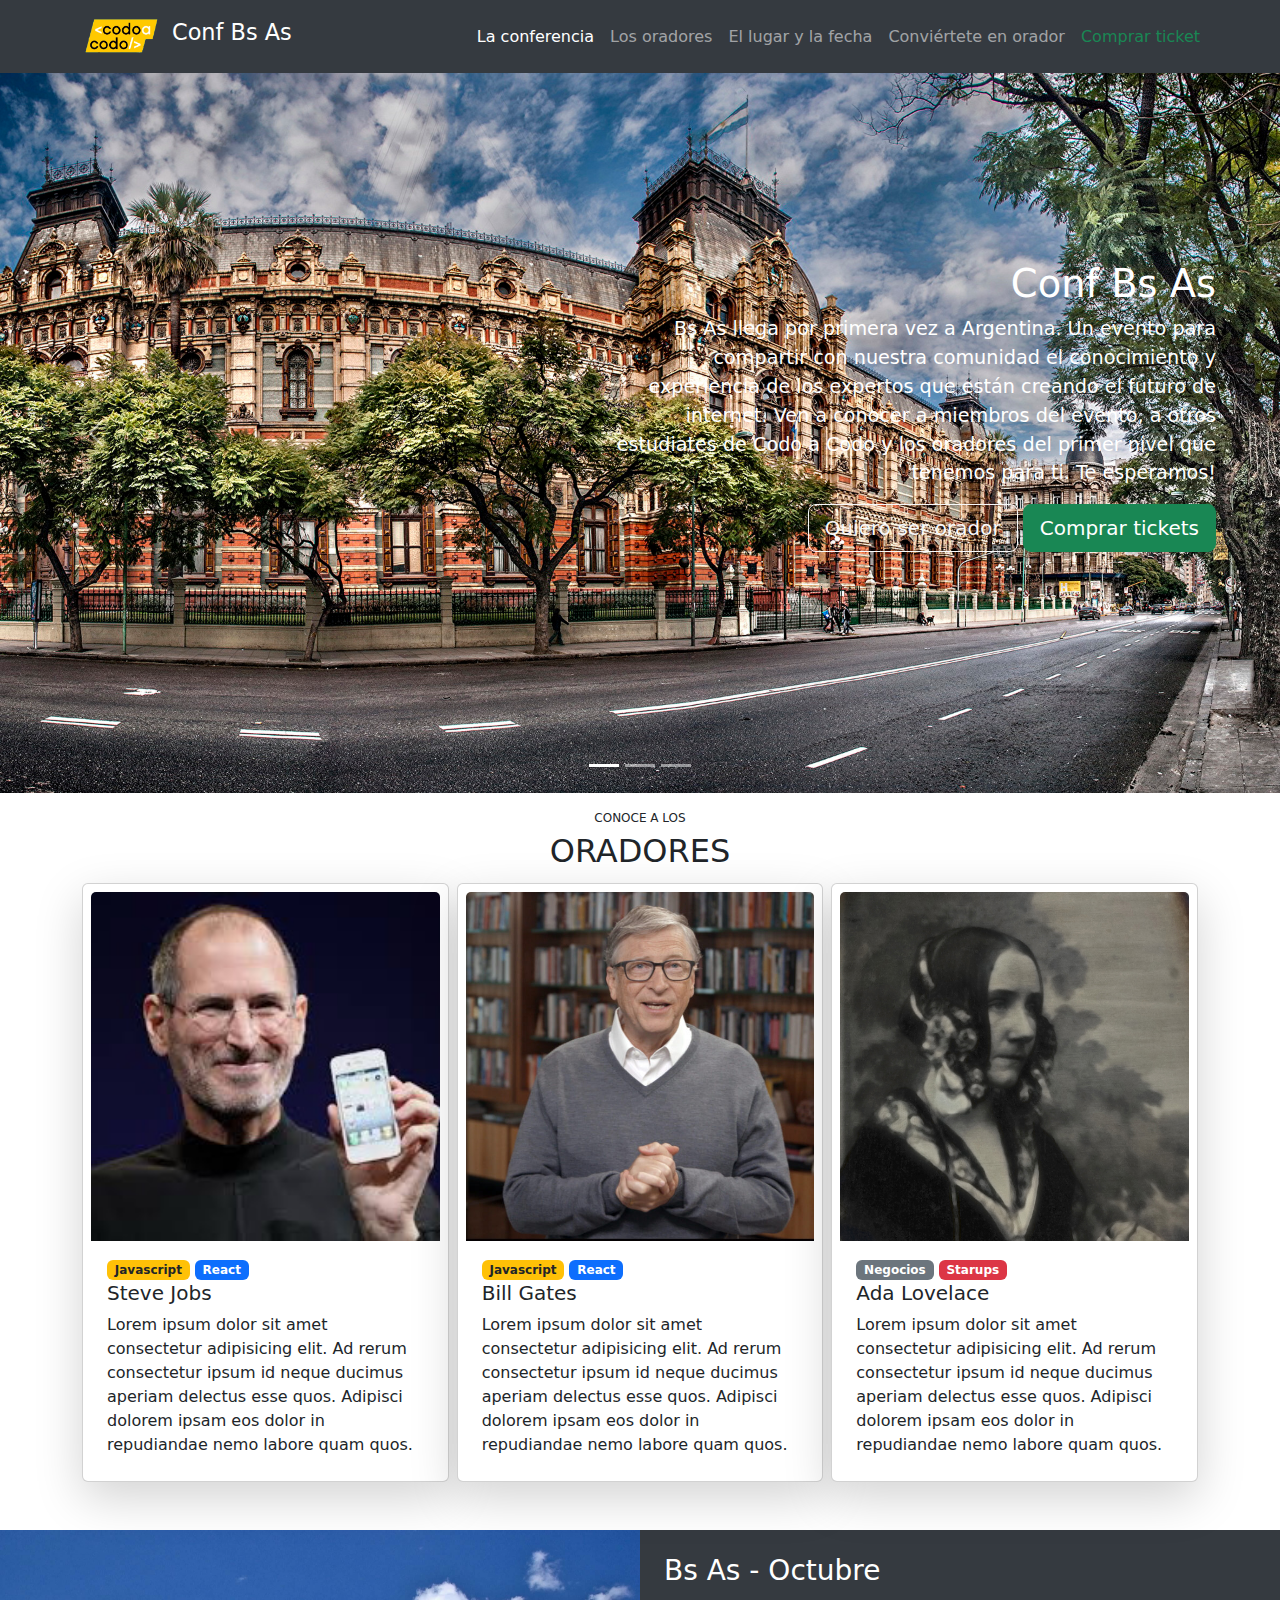
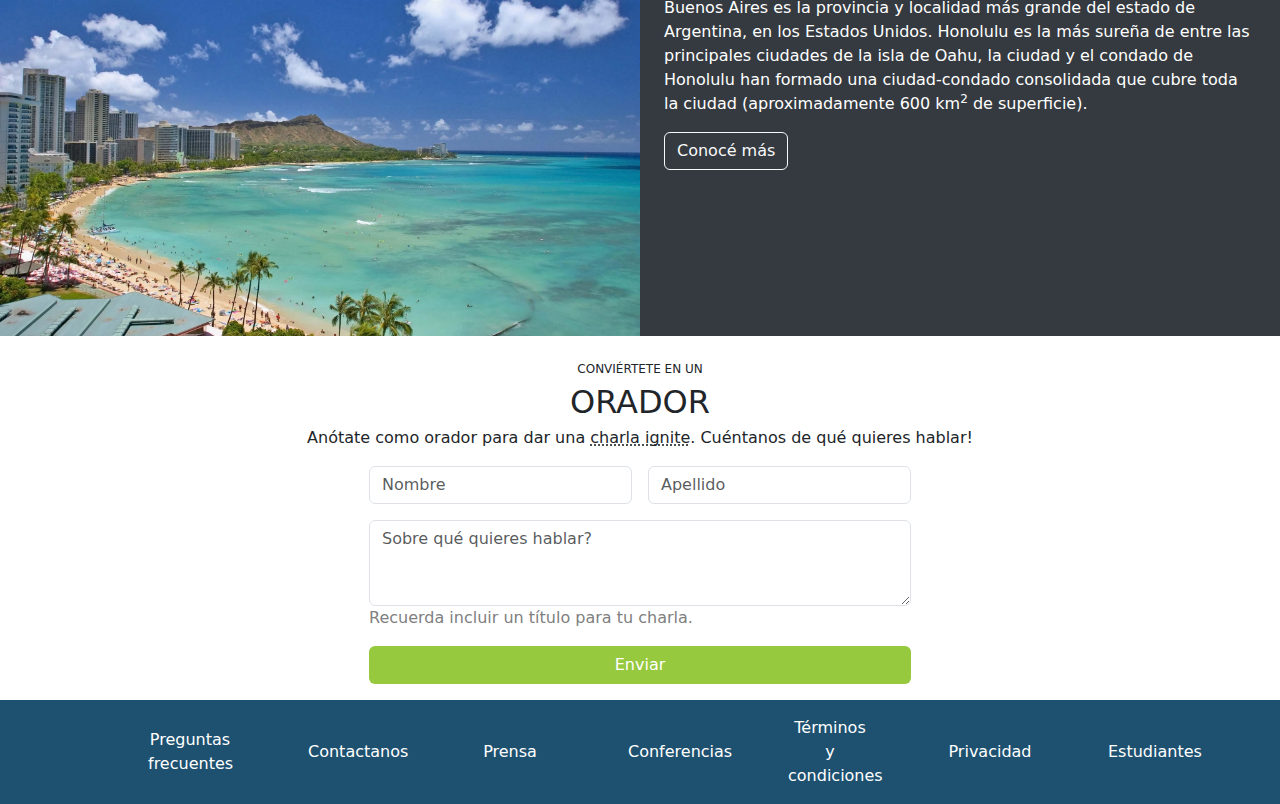
<file: index.html>
<!DOCTYPE html>
<html lang="en">
<head>
  <meta charset="UTF-8">
  <meta http-equiv="X-UA-Compatible" content="IE=edge">
  <meta name="viewport" content="width=device-width, initial-scale=1.0">
  <title>Trabajo práctico integrador JS</title>
  <link href="https://cdn.jsdelivr.net/npm/bootstrap@5.1.3/dist/css/bootstrap.min.css" rel="stylesheet">
  <link rel="stylesheet" href="css/estilos.css">
</head>
<body>
  <header>
    <div class="container-fluid">
      <nav class="navbar navbar-dark navbar-expand-xl me-5">
        <div class="container-fluid">
          <img src="images/codoacodo.png" alt="" width="100" class="d-inline-block ms-5" >
          <h1 class="d-inline-block text-white">Conf Bs As</h1>
          <button class="navbar-toggler" type="button" data-bs-toggle="collapse" data-bs-target="#navbarNav" aria-controls="navbarNav" aria-expanded="false" aria-label="Toggle navigation">
            <span class="navbar-toggler-icon"></span>
          </button>
          <div class="collapse navbar-collapse" id="navbarNav">
            <ul class="navbar-nav ms-auto">
              <li class="nav-item">
                <a class="nav-link active" aria-current="page" href="index.html">La conferencia</a>
              </li>
              <li class="nav-item">
                <a class="nav-link" href="#">Los oradores</a>
              </li>
              <li class="nav-item">
                <a class="nav-link" href="#">El lugar y la fecha</a>
              </li>
              <li class="nav-item">
                <a class="nav-link" href="#">Conviértete en orador</a>
              </li>
              <li class="nav-item">
                <a class="nav-link text-success" href="tickets.html">Comprar ticket</a>
              </li>
            </ul>
          </div>
        </div>
      </nav>
    </div>
  </header>

  <div class="container-fluid p-0">
    <div id="carouselExampleIndicators" class="carousel slide" data-bs-ride="carousel"">
      <div class="carousel-indicators">
        <button type="button" data-bs-target="#carouselExampleIndicators" data-bs-slide-to="0" class="active" aria-current="true" aria-label="Slide 1"></button>
        <button type="button" data-bs-target="#carouselExampleIndicators" data-bs-slide-to="1" aria-label="Slide 2"></button>
        <button type="button" data-bs-target="#carouselExampleIndicators" data-bs-slide-to="2" aria-label="Slide 3"></button>
      </div>
      <div class="carousel-inner">
        <div class="carousel-item active">
          <img src="images/ba1.jpg" class="d-block w-100" alt="...">
          <div class="carousel-caption d-none d-md-block">
            <h2>Conf Bs As</h2>
            <p>Bs As llega por primera vez a Argentina. Un evento para compartir con nuestra comunidad el conocimiento y experiencia de los expertos que están creando el futuro de internet. Ven a conocer a miembros del evento, a otros estudiates de Codo a Codo y los oradores del primer nivel que tenemos para ti. Te esperamos!</p>
            <button type="button" class="btn btn-outline-light btn-lg">Quiero ser orador</button>
            <button type="button" class="btn btn-success btn-lg">Comprar tickets</button>
          </div>
        </div>
        <div class="carousel-item">
          <img src="images/ba2.jpg" class="d-block w-100" alt="...">
          <div class="carousel-caption d-none d-md-block">
            <h2>Conf Bs As</h2>
            <p>Bs As llega por primera vez a Argentina. Un evento para compartir con nuestra comunidad el conocimiento y experiencia de los expertos que están creando el futuro de internet. Ven a conocer a miembros del evento, a otros estudiates de Codo a Codo y los oradores del primer nivel que tenemos para ti. Te esperamos!</p>
            <button type="button" class="btn btn-outline-light btn-lg">Quiero ser orador</button>
            <button type="button" class="btn btn-success btn-lg">Comprar tickets</button>
          </div>
        </div>
        <div class="carousel-item">
          <img src="images/ba3.jpg" class="d-block w-100" alt="...">
          <div class="carousel-caption d-none d-md-block">
            <h2>Conf Bs As</h2>
            <p>Bs As llega por primera vez a Argentina. Un evento para compartir con nuestra comunidad el conocimiento y experiencia de los expertos que están creando el futuro de internet. Ven a conocer a miembros del evento, a otros estudiates de Codo a Codo y los oradores del primer nivel que tenemos para ti. Te esperamos!</p>
            <button type="button" class="btn btn-outline-light btn-lg">Quiero ser orador</button>
            <button type="button" class="btn btn-success btn-lg">Comprar tickets</button>
          </div>
        </div>         
      </div>
      <button class="carousel-control-prev" type="button" data-bs-target="#carouselExampleIndicators" data-bs-slide="prev">
        <span class="carousel-control-prev-icon" aria-hidden="true"></span>
        <span class="visually-hidden">Previous</span>
      </button>
      <button class="carousel-control-next" type="button" data-bs-target="#carouselExampleIndicators" data-bs-slide="next">
        <span class="carousel-control-next-icon" aria-hidden="true"></span>
        <span class="visually-hidden">Next</span>
      </button>
    </div>
  </div>

<div class="container mt-3">
  <div class="oradores text-center text-uppercase">
    <div class="oradores-title">Conoce a los</div>
    <div class="oradores-text">Oradores</div>
  </div>
  <div class="row row-cols-1 row-cols-md-3 g-2">
    <div class="col">
      <div class="card mx-auto p-2 m-2 shadow-lg pb-2 mb-5 bg-body rounded">
        <img src="images/steve.jpg" class="card-img-top" alt="...">
        <div class="card-body">
          <span class="badge bg-warning text-dark">Javascript</span>
          <span class="badge bg-primary">React</span>
          <h5 class="card-title">Steve Jobs</h5>
          <p class="card-text">Lorem ipsum dolor sit amet consectetur adipisicing elit. Ad rerum consectetur ipsum id neque ducimus aperiam delectus esse quos. Adipisci dolorem ipsam eos dolor in repudiandae nemo labore quam quos.</p>
        </div>
      </div>
    </div>
    <div class="col">
      <div class="card mx-auto p-2 m-2 shadow-lg pb-2 mb-5 bg-body rounded">
        <img src="images/bill.jpg" class="card-img-top" alt="...">
        <div class="card-body">
          <span class="badge bg-warning text-dark">Javascript</span>
          <span class="badge bg-primary">React</span>
          <h5 class="card-title">Bill Gates</h5>
          <p class="card-text">Lorem ipsum dolor sit amet consectetur adipisicing elit. Ad rerum consectetur ipsum id neque ducimus aperiam delectus esse quos. Adipisci dolorem ipsam eos dolor in repudiandae nemo labore quam quos.</p>
        </div>
      </div>
    </div>
    <div class="col">
      <div class="card mx-auto p-2 m-2 shadow-lg pb-2 mb-5 bg-body rounded">
        <img src="images/ada.jpeg" class="card-img-top" alt="...">
        <div class="card-body">
          <span class="badge bg-secondary">Negocios</span>
          <span class="badge bg-danger">Starups</span>
          <h5 class="card-title">Ada Lovelace</h5>
          <p class="card-text">Lorem ipsum dolor sit amet consectetur adipisicing elit. Ad rerum consectetur ipsum id neque ducimus aperiam delectus esse quos. Adipisci dolorem ipsam eos dolor in repudiandae nemo labore quam quos.</p>
        </div>
      </div>
    </div>
  </div>
</div>

<section class="container-fluid">
  <div class="row">
         <div class="col-lg-6 div-imagen p-0">
            <img src="images/honolulu.jpg" alt="" width="100%" height="100%">
         </div>
         <div class="col-lg-6 div-info p-4">
             <h3>Bs As - Octubre</h3>
             <p>Buenos Aires es la provincia y localidad más grande del estado de Argentina, en los Estados Unidos. Honolulu es la más sureña de entre las principales ciudades de la isla de Oahu, la ciudad y el condado de Honolulu han formado una ciudad-condado consolidada que cubre toda la ciudad (aproximadamente 600 km<sup>2</sup> de superficie).</p>
              <button class="btn btn-outline-light" type="submit">Conocé más</button>
         </div>        

  </div>

</section>


<div class="container mt-4">
  <div class="oradores text-center text-uppercase">
    <div class="oradores-title">Conviértete en un</div>
    <div class="oradores-text">Orador</div>
  </div>
  <p class="text-center">Anótate como orador para dar una <abbr title="Presentación rápida">charla ignite</abbr>. Cuéntanos de qué quieres hablar!</p>
  <form action="" class="w-50 mx-auto row g-3 mb-3">
  
    <div class="col-md-6">
      <input type="text" class="form-control" placeholder="Nombre" aria-label="Nombre">
    </div>
    <div class="col-md-6">
      <input type="text" class="form-control" placeholder="Apellido" aria-label="Apellido">
    </div>

    <div class="col-12">
      <textarea class="form-control" id="tema" rows="3" placeholder="Sobre qué quieres hablar?" aria-label="Sobre qué quieres hablar?"></textarea>
      <label for="tema">Recuerda incluir un título para tu charla.</label>
    </div>
    <div class="col-12">
      <button class="btn bg-submit w-100" type="submit">Enviar</button>
    </div>
  </form>
</div>

  <footer>
    <div class="container-fluid">
      <nav class="navbar navbar-dark navbar-expand-xl">
        <div class="container-fluid">
          <button class="navbar-toggler" type="button" data-bs-toggle="collapse" data-bs-target="#navbarNav" aria-controls="navbarNav" aria-expanded="false" aria-label="Toggle navigation">
            <span class="navbar-toggler-icon"></span>
          </button>
          <div class="collapse navbar-collapse justify-content-center" id="navbarNav">
            <ul class="navbar-nav d-flex align-items-center">
              <li class="nav-item">
                <a class="nav-link" aria-current="page" href="#">Preguntas frecuentes</a>
              </li>
              <li class="nav-item">
                <a class="nav-link" href="#">Contactanos</a>
              </li>
              <li class="nav-item">
                <a class="nav-link" href="#">Prensa</a>
              </li>
              <li class="nav-item">
                <a class="nav-link" href="#">Conferencias</a>
              </li>
              <li class="nav-item">
                <a class="nav-link" href="#">Términos y condiciones</a>
              </li>
              <li class="nav-item">
                <a class="nav-link" href="#">Privacidad</a>
              </li>
              <li class="nav-item">
                <a class="nav-link" href="#">Estudiantes</a>
              </li>
            </ul>
          </div>
        </div>
      </nav>
    </div>
  </footer>
  
  <script src="https://cdn.jsdelivr.net/npm/bootstrap@5.1.3/dist/js/bootstrap.bundle.min.js"></script>
</body>
</html>
</file>
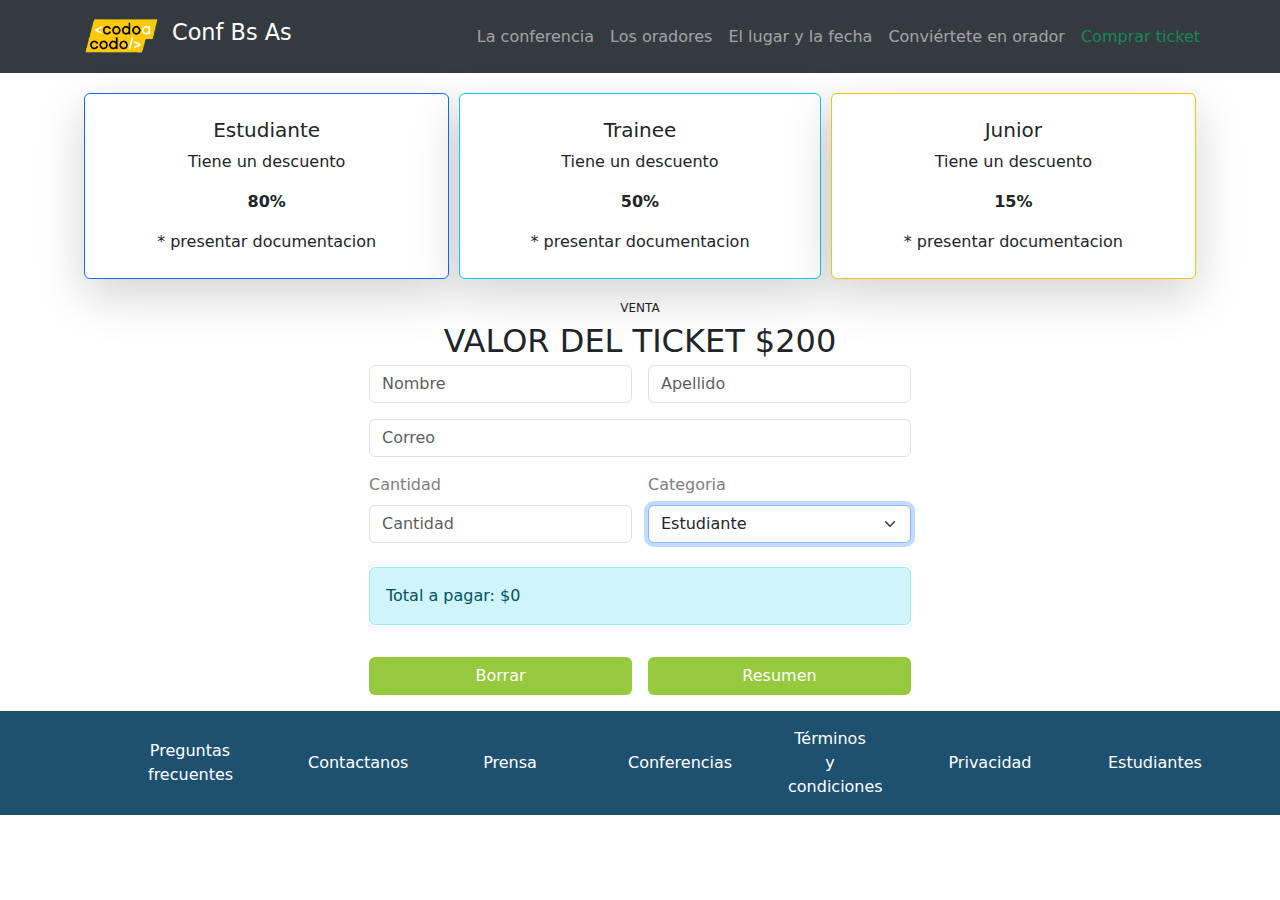
<file: tickets.html>
<!DOCTYPE html>
<html lang="en">
<head>
  <meta charset="UTF-8">
  <meta http-equiv="X-UA-Compatible" content="IE=edge">
  <meta name="viewport" content="width=device-width, initial-scale=1.0">
  <title>Trabajo práctico integrador JS</title>
  <link href="https://cdn.jsdelivr.net/npm/bootstrap@5.1.3/dist/css/bootstrap.min.css" rel="stylesheet">
  <link rel="stylesheet" href="css/estilos.css">
</head>
<body>
  <header>
    <div class="container-fluid">
      <nav class="navbar navbar-dark navbar-expand-xl me-5">
        <div class="container-fluid">
          <img src="images/codoacodo.png" alt="" width="100" class="d-inline-block ms-5" >
          <h1 class="d-inline-block text-white">Conf Bs As</h1>
          <button class="navbar-toggler" type="button" data-bs-toggle="collapse" data-bs-target="#navbarNav" aria-controls="navbarNav" aria-expanded="false" aria-label="Toggle navigation">
            <span class="navbar-toggler-icon"></span>
          </button>
          <div class="collapse navbar-collapse" id="navbarNav">
            <ul class="navbar-nav ms-auto">
              <li class="nav-item">
                <a class="nav-link" aria-current="page" href="index.html">La conferencia</a>
              </li>
              <li class="nav-item">
                <a class="nav-link" href="#">Los oradores</a>
              </li>
              <li class="nav-item">
                <a class="nav-link" href="#">El lugar y la fecha</a>
              </li>
              <li class="nav-item">
                <a class="nav-link" href="#">Conviértete en orador</a>
              </li>
              <li class="nav-item">
                <a class="nav-link text-success active" href="tickets.html">Comprar ticket</a>
              </li>
            </ul>
          </div>
        </div>
      </nav>
    </div>
  </header>

  <section class="container mt-3 mb-3">
    <div class="row row-cols-1 row-cols-md-3 g-1">
      <div class="col p-0">
        <div class="card text-center p-2 m-1 shadow-lg pb-2 bg-body rounded border-primary">
          <div class="card-body">
            <h5 class="card-title">Estudiante</h5>
            <p class="card-text">Tiene un descuento</p>
            <p class="card-text card-text-bold">80%</p>
            <p class="card-text">* presentar documentacion</p>
          </div>
        </div>
      </div>
      <div class="col p-00">
        <div class="card text-center p-2 m-1 shadow-lg pb-2 bg-body rounded border-info">
          <div class="card-body">
            <h5 class="card-title">Trainee</h5>
            <p class="card-text">Tiene un descuento</p>
            <p class="card-text card-text-bold">50%</p>
            <p class="card-text">* presentar documentacion</p>
          </div>
        </div>
      </div>
      <div class="col p-0">
        <div class="card text-center p-2 m-1 shadow-lg pb-2 bg-body rounded border-warning">
          <div class="card-body">
            <h5 class="card-title">Junior</h5>
            <p class="card-text">Tiene un descuento</p>
            <p class="card-text card-text-bold">15%</p>
            <p class="card-text">* presentar documentacion</p>
          </div>
        </div>
      </div>
    </div>
  </section>

  <section class="container mt-1">
    <div class="oradores text-center text-uppercase">
      <div class="oradores-title">Venta</div>
      <div class="oradores-text">Valor del ticket $200</div>
    </div>
    <form action="#" class="w-50 mx-auto row g-3 mb-3" id="formulario">
    
      <div class="col-md-6">
        <input type="text" class="form-control" placeholder="Nombre" aria-label="Nombre">
      </div>
      <div class="col-md-6">
        <input type="text" class="form-control" placeholder="Apellido" aria-label="Apellido">
      </div>
  
      <div class="col-12">
        <input type="email" class="form-control" placeholder="Correo" aria-label="Correo" required>
      </div>

      <div class="col-md-6">
        <label for="cantidad" class="form-label">Cantidad</label>
        <input type="number" class="form-control" id="cantidad" placeholder="Cantidad" min="1" max="100" required>
      </div>
      <div class="col-md-6">
        <label for="categoria" class="form-label">Categoria</label>
        <select class="form-select" autofocus name="categoria" id="categoria" required>
          <option value="0" selected>Estudiante</option>
          <option value="1">Trainee</option>
          <option value="2">Junior</option>
        </select>

      </div>

      <div class="col-12 mt-4">
        <div class="alert alert-info" role="alert" id="total">
          Total a pagar: $0
        </div>
      </div>

      <div class="col-6">
        <button class="btn bg-submit w-100" type="reset">Borrar</button>
      </div>
      <div class="col-6">
        <button class="btn bg-submit w-100" type="submit" id="resumen-btn">Resumen</button>
      </div>

      
      
    </form>
  </section>

  <footer>
    <div class="container-fluid">
      <nav class="navbar navbar-dark navbar-expand-xl">
        <div class="container-fluid">
          <button class="navbar-toggler" type="button" data-bs-toggle="collapse" data-bs-target="#navbarNav" aria-controls="navbarNav" aria-expanded="false" aria-label="Toggle navigation">
            <span class="navbar-toggler-icon"></span>
          </button>
          <div class="collapse navbar-collapse justify-content-center" id="navbarNav">
            <ul class="navbar-nav d-flex align-items-center">
              <li class="nav-item">
                <a class="nav-link" aria-current="page" href="#">Preguntas frecuentes</a>
              </li>
              <li class="nav-item">
                <a class="nav-link" href="#">Contactanos</a>
              </li>
              <li class="nav-item">
                <a class="nav-link" href="#">Prensa</a>
              </li>
              <li class="nav-item">
                <a class="nav-link" href="#">Conferencias</a>
              </li>
              <li class="nav-item">
                <a class="nav-link" href="#">Términos y condiciones</a>
              </li>
              <li class="nav-item">
                <a class="nav-link" href="#">Privacidad</a>
              </li>
              <li class="nav-item">
                <a class="nav-link" href="#">Estudiantes</a>
              </li>
            </ul>
          </div>
        </div>
      </nav>
    </div>
  </footer>
  
  <script src="https://cdn.jsdelivr.net/npm/bootstrap@5.1.3/dist/js/bootstrap.bundle.min.js"></script>
  <script src="js/codigo.js"></script>
</body>
</html>
</file>
<file: css/estilos.css>
* { margin:0; padding:0; box-sizing:border-box; }
body { font-size: 100%;}
.clearfix::after {  content: ""; clear: both; display: table; }

header, .div-info {
  background-color: #353a40 !important;
  color: white;
}

h1 {
  font-size: 1.4rem;
}

.carousel-item {
  position: relative;
}
.carousel-caption {
  position: absolute;
  width: 47%;
  height: 30%;
  right: 5%;
  left: auto;
  top: 50%;
  margin-top: -15%; /* (- menos) la mitad del valor de la altura del elemento hijo */
  text-align: end;
}

.carousel-caption h2 {
  font-size: 3vw;
}
.carousel-caption p{
  font-size: 1.5vw;
}

.oradores-title {
  font-size: 0.75rem;
}
.oradores-text {
  font-size: 2rem;
}

.card-group{margin-top: 20px;}

.card-text-bold {
  font-weight: bolder;
}

footer li {
  width: 100px;
  text-align: center;
  vertical-align: middle;
  margin-left: 60px;
}

.bg-submit {
  background-color: #96c93e;
  color: white
}

.bg-submit:hover {
  background-color: green;
  color: white;
}

footer {
  background-color: #1e5170;
}
footer a {
  color: white !important;
}
footer a:hover {
  color: lightblue !important;
}

label {
  color: gray;
}
</file>
